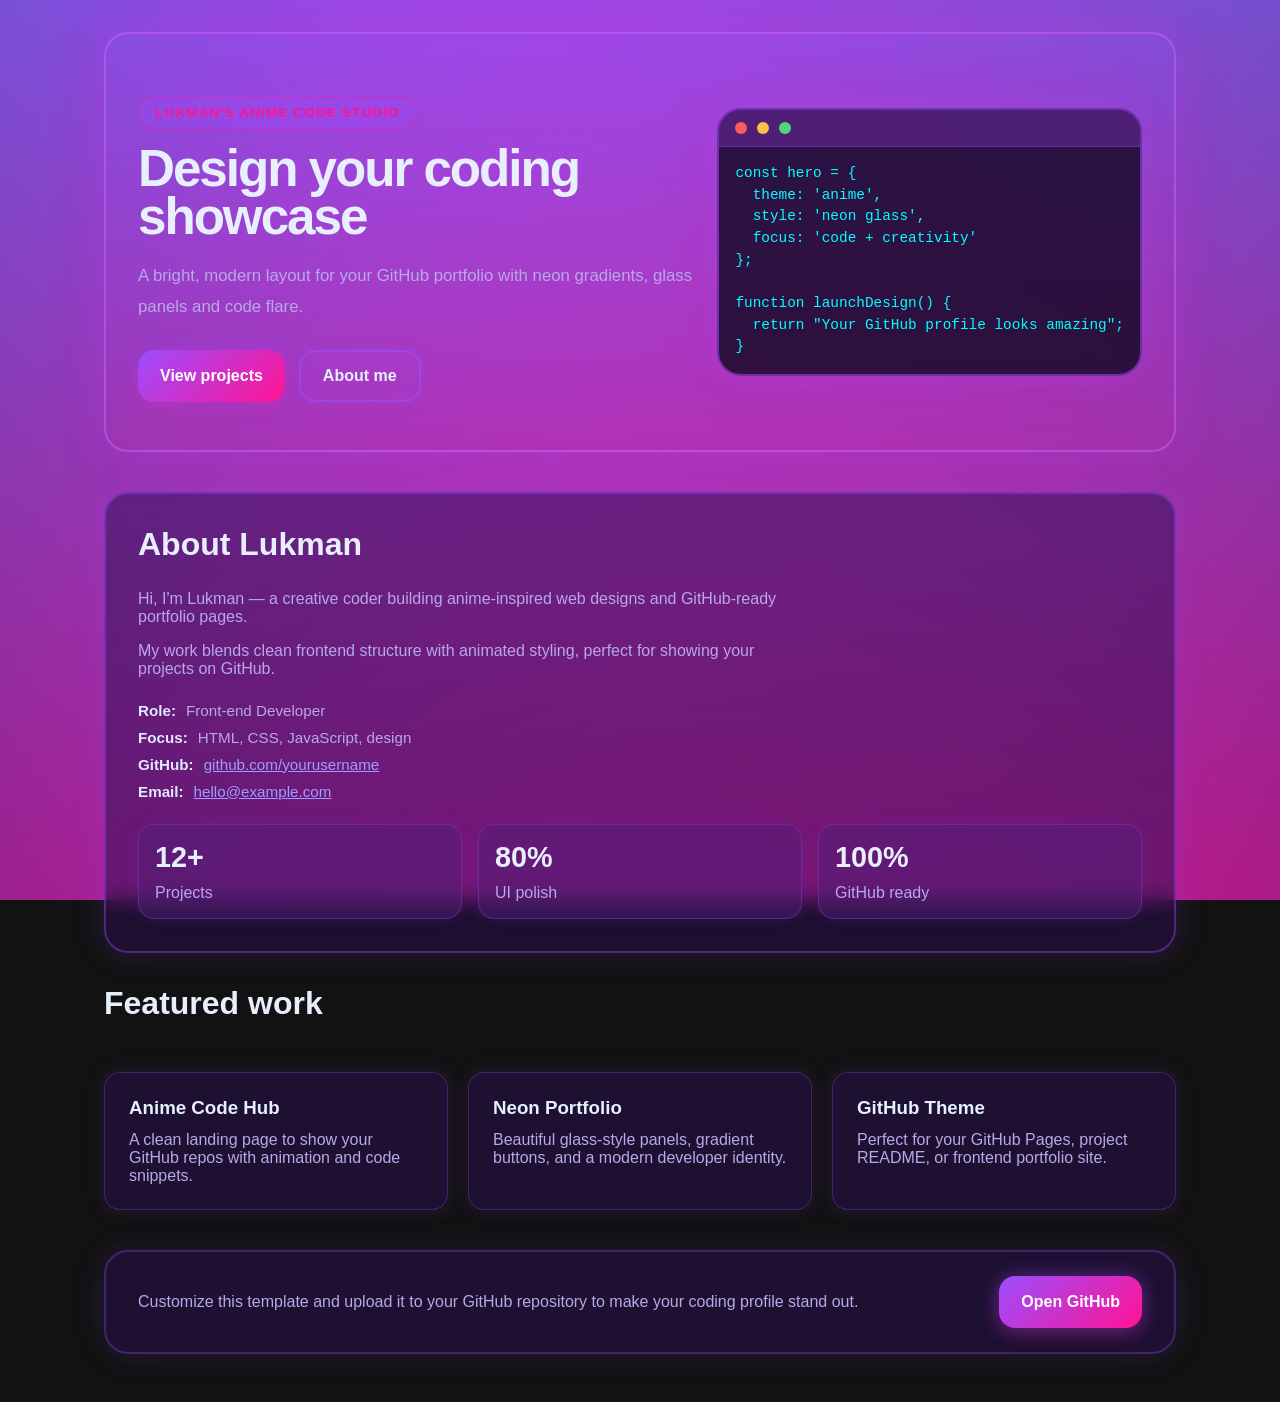
<file: index.html>
<!DOCTYPE html>
<html lang="en">
<head>
  <meta charset="UTF-8">
  <meta name="viewport" content="width=device-width, initial-scale=1.0">
  <title>KhazmirPortfolio</title>
  <link rel="stylesheet" href="anime-design.css">
</head>
<body>
  <div class="page-shell">
    <header class="hero">
      <div class="hero-copy">
        <p class="label">Lukman's Anime Code Studio</p>
        <h1>Design your coding showcase</h1>
        <p class="intro">A bright, modern layout for your GitHub portfolio with neon gradients, glass panels and code flare.</p>
        <div class="hero-links">
          <a href="#projects" class="button button-primary">View projects</a>
          <a href="#about" class="button button-secondary">About me</a>
        </div>
      </div>

      <div class="hero-art">
        <div class="code-card">
          <div class="code-card-header">
            <span></span><span></span><span></span>
          </div>
          <pre><code>const hero = {
  theme: 'anime',
  style: 'neon glass',
  focus: 'code + creativity'
};

function launchDesign() {
  return "Your GitHub profile looks amazing";
}
</code></pre>
        </div>
      </div>
    </header>

    <main class="content">
      <section id="about" class="glass-panel about-section">
        <div>
          <h2>About Lukman</h2>
          <p>Hi, I'm Lukman — a creative coder building anime-inspired web designs and GitHub-ready portfolio pages.</p>
          <p>My work blends clean frontend structure with animated styling, perfect for showing your projects on GitHub.</p>
          <ul class="info-list">
            <li><strong>Role:</strong> Front-end Developer</li>
            <li><strong>Focus:</strong> HTML, CSS, JavaScript, design</li>
            <li><strong>GitHub:</strong> <a href="https://github.com/yourusername" target="_blank" rel="noreferrer">github.com/yourusername</a></li>
            <li><strong>Email:</strong> <a href="mailto:hello@example.com">hello@example.com</a></li>
          </ul>
        </div>
        <div class="stats-grid">
          <div class="stat-item">
            <strong>12+</strong>
            <span>Projects</span>
          </div>
          <div class="stat-item">
            <strong>80%</strong>
            <span>UI polish</span>
          </div>
          <div class="stat-item">
            <strong>100%</strong>
            <span>GitHub ready</span>
          </div>
        </div>
      </section>

      <section id="projects" class="projects-section">
        <h2>Featured work</h2>
        <div class="project-grid">
          <article class="project-card">
            <h3>Anime Code Hub</h3>
            <p>A clean landing page to show your GitHub repos with animation and code snippets.</p>
          </article>
          <article class="project-card">
            <h3>Neon Portfolio</h3>
            <p>Beautiful glass-style panels, gradient buttons, and a modern developer identity.</p>
          </article>
          <article class="project-card">
            <h3>GitHub Theme</h3>
            <p>Perfect for your GitHub Pages, project README, or frontend portfolio site.</p>
          </article>
        </div>
      </section>
    </main>

    <footer class="footer-panel">
      <p>Customize this template and upload it to your GitHub repository to make your coding profile stand out.</p>
      <a href="https://github.com/" target="_blank" rel="noreferrer" class="button button-primary">Open GitHub</a>
    </footer>
  </div>
</body>
</html>
</file>
<file: anime-design.css>
:root {
  color-scheme: dark;
  --bg: #0a0510;
  --surface: rgba(25, 10, 50, 0.85);
  --surface-strong: rgba(40, 15, 80, 0.95);
  --panel: rgba(150, 50, 255, 0.12);
  --text: #e7eefc;
  --muted: #b8a8e8;
  --accent: #9c4dff;
  --accent-strong: #ff1493;
  --border: rgba(200, 100, 255, 0.4);
}

* {
  box-sizing: border-box;
}

body {
  margin: 0;
  min-height: 100vh;
  background: radial-gradient(circle at 15% 40%, #ff1493 0%, transparent 35%),
              radial-gradient(circle at 85% 70%, #9c4dff 0%, transparent 40%),
              radial-gradient(circle at 50% 10%, #00d9ff 0%, transparent 50%),
              linear-gradient(135deg, #0a0510 0%, #1a0a3e 50%, #0f0525 100%);
  background-size: 400% 400%, 400% 400%, 400% 400%, 100% 100%;
  background-position: 0% 0%, 100% 100%, 50% 50%, 0% 0%;
  color: var(--text);
  font-family: 'Segoe UI', Tahoma, Geneva, Verdana, sans-serif;
  background-attachment: fixed;
  animation: animateBackground 15s ease infinite;
}

@keyframes animateBackground {
  0% {
    background-position: 0% 0%, 100% 100%, 50% 50%, 0% 0%;
  }
  25% {
    background-position: 50% 50%, 50% 50%, 100% 0%, 0% 0%;
  }
  50% {
    background-position: 100% 100%, 0% 0%, 50% 100%, 0% 0%;
  }
  75% {
    background-position: 50% 50%, 50% 50%, 0% 50%, 0% 0%;
  }
  100% {
    background-position: 0% 0%, 100% 100%, 50% 50%, 0% 0%;
  }
}

.page-shell {
  max-width: 1120px;
  margin: 0 auto;
  padding: 32px 24px 48px;
}

.hero {
  display: grid;
  gap: 24px;
  grid-template-columns: 1.2fr 0.8fr;
  align-items: center;
  padding: 48px 32px;
  background: linear-gradient(180deg, rgba(156,77,255,0.15), rgba(255,20,147,0.08));
  border: 2px solid rgba(200, 100, 255, 0.5);
  border-radius: 24px;
  box-shadow: 0 0 40px rgba(156, 77, 255, 0.25), 0 0 60px rgba(255, 20, 147, 0.15);
}

.label {
  display: inline-flex;
  padding: 8px 16px;
  border-radius: 20px;
  background: rgba(156, 77, 255, 0.25);
  color: #ff1493;
  font-size: 0.85rem;
  letter-spacing: 0.08em;
  text-transform: uppercase;
  font-weight: 700;
  margin-bottom: 16px;
  border: 1px solid rgba(255, 20, 147, 0.5);
}

h1 {
  margin: 0 0 18px;
  font-size: clamp(2.9rem, 4vw, 4.8rem);
  line-height: 0.95;
  letter-spacing: -0.04em;
}

.name-highlight {
  background: linear-gradient(90deg, #9c4dff, #ff1493, #00d9ff);
  background-clip: text;
  -webkit-background-clip: text;
  -webkit-text-fill-color: transparent;
  font-weight: 900;
  letter-spacing: -0.02em;
  animation: nameGradient 3s ease infinite;
  background-size: 200% auto;
}

@keyframes nameGradient {
  0% { background-position: 0% center; }
  50% { background-position: 100% center; }
  100% { background-position: 0% center; }
}

@keyframes cyberGlow {
  0%, 100% { filter: drop-shadow(0 0 5px rgba(0, 255, 255, 0.5)); }
  50% { filter: drop-shadow(0 0 15px rgba(255, 0, 255, 0.7)) drop-shadow(0 0 25px rgba(0, 255, 255, 0.5)); }
}

.intro {
  max-width: 560px;
  margin: 0 0 28px;
  color: var(--muted);
  font-size: 1.05rem;
  line-height: 1.85;
}

.hero-links {
  display: flex;
  flex-wrap: wrap;
  gap: 14px;
}

.button {
  display: inline-flex;
  align-items: center;
  justify-content: center;
  min-height: 52px;
  padding: 0 22px;
  border-radius: 16px;
  text-decoration: none;
  font-weight: 600;
  transition: transform 0.2s ease, box-shadow 0.2s ease;
}

.button:hover {
  transform: translateY(-1px);
}

.button-primary {
  background: linear-gradient(135deg, #9c4dff, #ff1493);
  color: white;
  box-shadow: 0 0 20px rgba(156, 77, 255, 0.4), 0 8px 20px rgba(255, 20, 147, 0.2);
  border: none;
}

.button-primary:hover {
  background: linear-gradient(135deg, #b366ff, #ff3399);
  box-shadow: 0 0 30px rgba(156, 77, 255, 0.5), 0 12px 30px rgba(255, 20, 147, 0.3);
}

.button-secondary {
  border: 2px solid rgba(156, 77, 255, 0.6);
  color: #e7eefc;
  background: rgba(156, 77, 255, 0.1);
  box-shadow: 0 0 15px rgba(156, 77, 255, 0.2);
}

.button-secondary:hover {
  background: rgba(156, 77, 255, 0.2);
}

.hero-art {
  display: flex;
  justify-content: center;
}

.code-card {
  width: min(100%, 460px);
  border-radius: 24px;
  background: rgba(25, 10, 50, 0.6);
  border: 2px solid rgba(156, 77, 255, 0.4);
  box-shadow: 0 0 30px rgba(156, 77, 255, 0.3), 0 0 60px rgba(255, 20, 147, 0.15);
  overflow: hidden;
}

.code-card-header {
  display: flex;
  gap: 10px;
  padding: 12px 16px;
  background: rgba(80, 30, 120, 0.7);
  border-bottom: 1px solid rgba(156, 77, 255, 0.3);
}

.code-card-header span {
  width: 12px;
  height: 12px;
  border-radius: 999px;
  display: inline-flex;
}

.code-card-header span:nth-child(1) { background: #ff5c5c; }
.code-card-header span:nth-child(2) { background: #ffbf4c; }
.code-card-header span:nth-child(3) { background: #4cd77a; }

pre {
  margin: 0;
  padding: 16px;
  overflow-x: auto;
  font-family: 'Courier New', monospace;
  font-size: 0.9rem;
  background: rgba(10, 5, 20, 0.5);
  color: #00ffff;
  line-height: 1.5;
}

.content {
  margin-top: 40px;
  display: grid;
  gap: 32px;
}

.glass-panel {
  padding: 32px;
  border-radius: 24px;
  background: rgba(40, 15, 80, 0.5);
  border: 2px solid rgba(156, 77, 255, 0.4);
  backdrop-filter: blur(10px);
  box-shadow: 0 0 30px rgba(156, 77, 255, 0.2);
}

.about-section h2,
.projects-section h2 {
  margin-top: 0;
  font-size: 2rem;
}

.about-section p,
.about-section ul {
  max-width: 640px;
  color: var(--muted);
}

.info-list {
  margin: 24px 0 0;
  padding: 0;
  list-style: none;
  display: grid;
  gap: 10px;
}

.info-list li {
  display: flex;
  gap: 10px;
  align-items: baseline;
  font-size: 0.95rem;
}

.info-list strong {
  color: #e2e8ff;
}

.stats-grid {
  display: grid;
  grid-template-columns: repeat(3, minmax(0, 1fr));
  gap: 16px;
  margin-top: 24px;
}

.stat-item {
  padding: 16px;
  border-radius: 16px;
  background: rgba(80, 30, 120, 0.5);
  border: 1px solid rgba(156, 77, 255, 0.3);
  box-shadow: 0 0 20px rgba(156, 77, 255, 0.1);
}

.stat-item strong {
  display: block;
  font-size: 1.8rem;
  margin-bottom: 10px;
}

.stat-item span {
  color: var(--muted);
}

.projects-section {
  display: grid;
  gap: 24px;
}

.project-grid {
  display: grid;
  grid-template-columns: repeat(3, minmax(0, 1fr));
  gap: 20px;
}

.project-card {
  padding: 24px;
  border-radius: 16px;
  background: rgba(40, 15, 80, 0.5);
  border: 1px solid rgba(156, 77, 255, 0.3);
  box-shadow: 0 0 20px rgba(156, 77, 255, 0.15);
  transition: all 0.3s ease;
}

.project-card:hover {
  border-color: rgba(255, 20, 147, 0.6);
  box-shadow: 0 0 30px rgba(156, 77, 255, 0.3), 0 0 40px rgba(255, 20, 147, 0.2);
}

.project-card h3 {
  margin: 0 0 12px;
}

.project-card p {
  margin: 0;
  color: var(--muted);
}

.footer-panel {
  margin-top: 40px;
  padding: 24px 32px;
  border-radius: 24px;
  background: rgba(40, 15, 80, 0.5);
  display: flex;
  align-items: center;
  justify-content: space-between;
  gap: 16px;
  border: 2px solid rgba(156, 77, 255, 0.3);
  box-shadow: 0 0 30px rgba(156, 77, 255, 0.15);
}

.footer-panel p {
  margin: 0;
  color: var(--muted);
}

@media (max-width: 900px) {
  .hero {
    grid-template-columns: 1fr;
  }
  .project-grid {
    grid-template-columns: 1fr;
  }
  .stats-grid {
    grid-template-columns: 1fr;
  }
}

/* Smooth transitions for interactive elements */
* {
  transition: color 0.3s ease, background-color 0.3s ease;
}

.button {
  position: relative;
}

.button:active {
  transform: scale(0.98);
}
</file>
